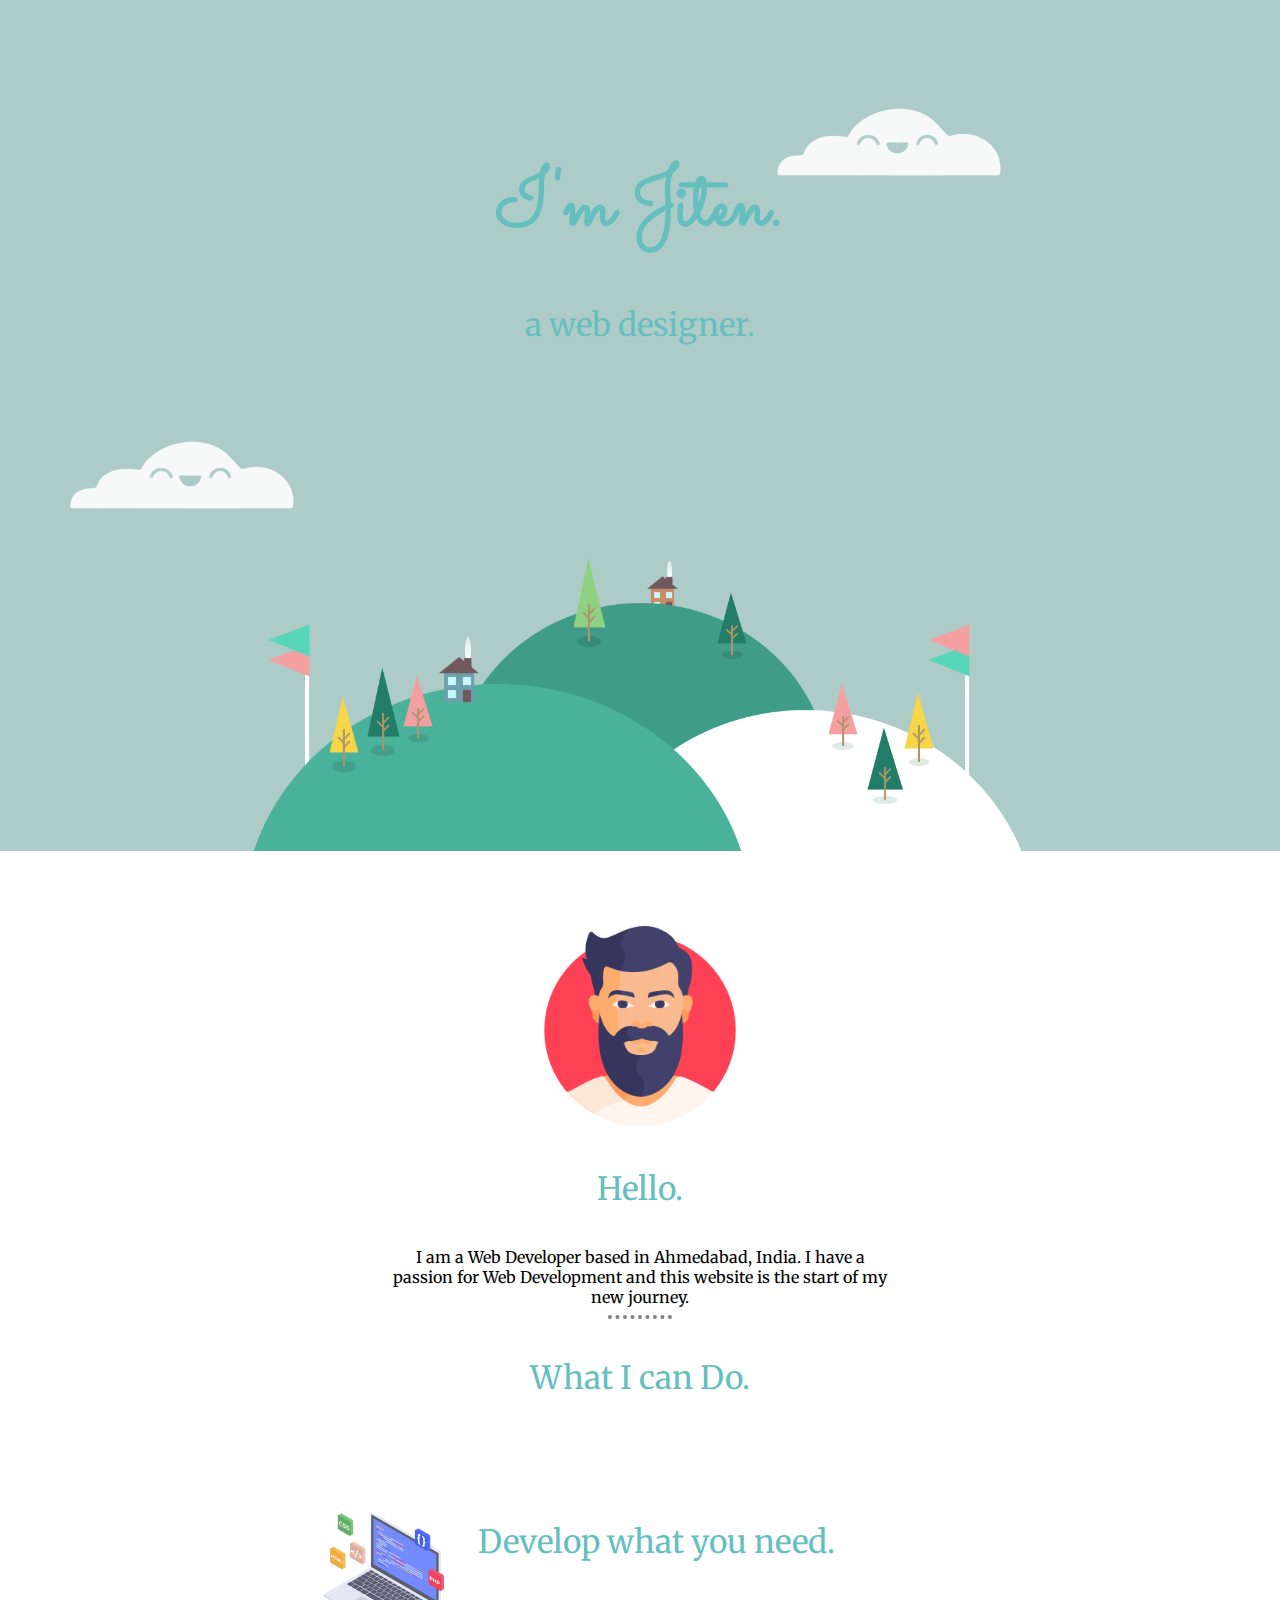
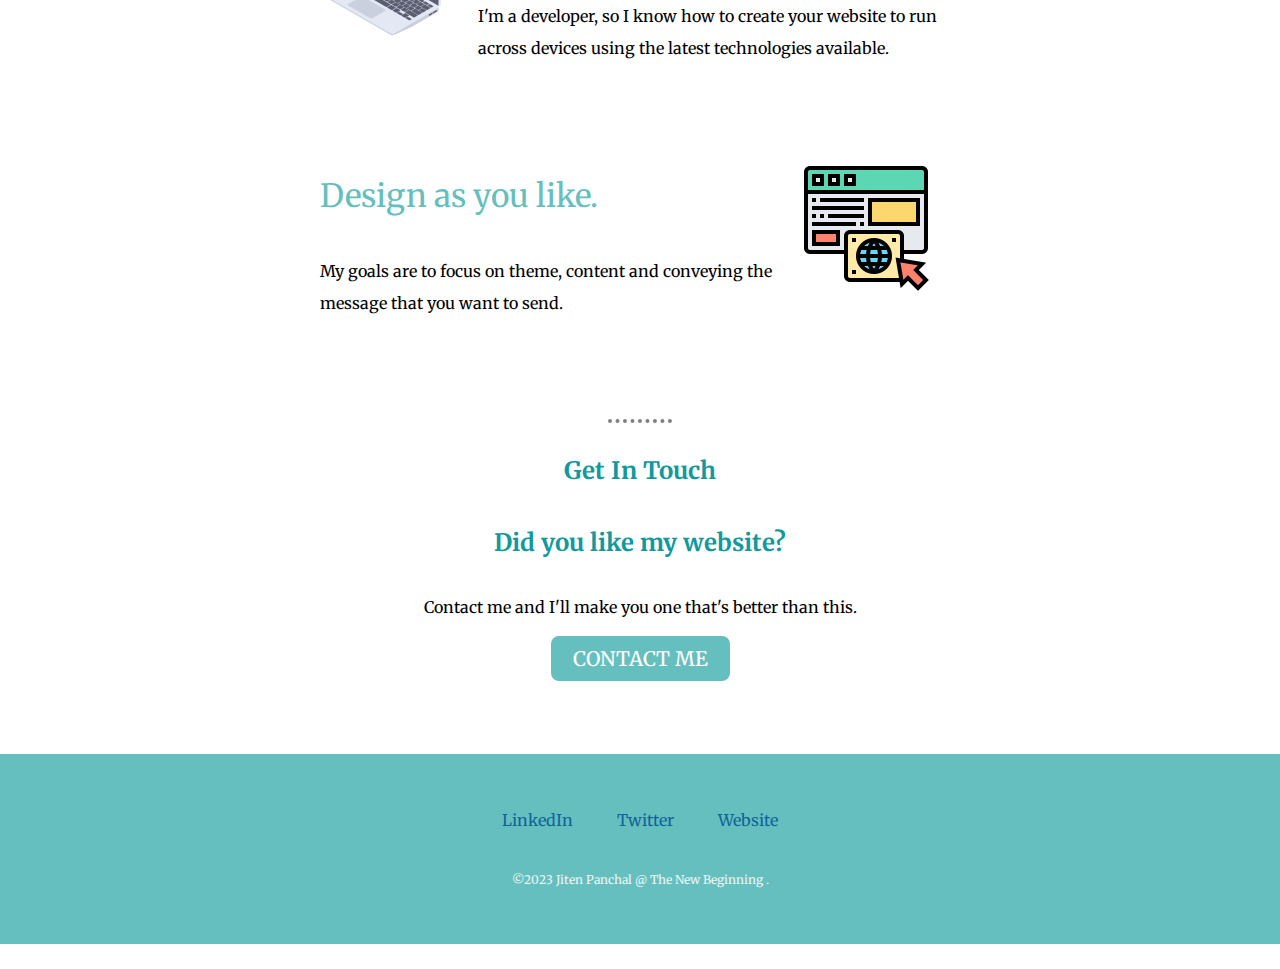
<file: index.html>
<!DOCTYPE html>
<html>

<head>

    <title>JITEN'S_SITE</title>
    <link rel="stylesheet" href="styles.css">
    <link rel="preconnect" href="https://fonts.googleapis.com">
    <link rel="preconnect" href="https://fonts.gstatic.com" crossorigin>
    <link href="https://fonts.googleapis.com/css2?family=Merriweather&family=Montserrat&family=Sacramento&display=swap"
        rel="stylesheet">
    <link rel="icon" href="images/man.png">

</head>

<body>

    <div class="top-container">
        <img class="imgbox" src="images/Screenshot_2023-03-16_220306-removebg-preview.png" alt="cloud">
        <h1>I'm Jiten.</h1>
        <div>
            <h2>a web designer.</h2>
            <img class="imgbox2" src="images/Screenshot_2023-03-16_220306-removebg-preview.png">
        </div>


        <img class="image" src="images/land (2).png" alt="Screenshot">
    </div>
    <div class="middle-container">
        <div class="profile">
            <img class="myself" src="images/man.png" alt="myself">
            <h2>Hello.</h2>
            <p class="intro">I am a Web Developer based in Ahmedabad, India. I have a passion for Web Development and
                this website is the start of my new journey.</p>
        </div>
        <hr>
        <div class="skills">
            <h2>What I can Do.</h2>
            <div class="skill-row">
                <img class="skill-img1" src="images/web-development.png" alt="Web Development-img">
                <h2>Develop what you need.</h2>
                <p>I'm a developer, so I know how to create your website to run across devices using the latest
                    technologies available.</p>
            </div>
            <div class="skill">
                <img class="skill-img2" src="images/website.png" alt="Website-img">
                <h2>Design as you like.</h2>
                <p>My goals are to focus on theme, content and conveying the message that you want to send.</p>
            </div>
            <hr>
            <div class="contact-me">
                <h3>Get In Touch</h3>
                <h3>Did you like my website?</h3>
                <p>Contact me and I'll make you one that's better than this.</p>
                <a class="btn" href="mailto:jit200467@gmail.com">CONTACT ME</a>
                <br>
            </div>
            <div class="bottom-container">

                <a class="footer-link" href="https://www.linkedin.com/">LinkedIn</a>
                <a class="footer-link" href="https://twitter.com/">Twitter</a>
                <a class="footer-link" href="https://jitenpanchal200467.github.io/Jiten-Panchal/">Website</a>
                <p class="copyright">©2023 Jiten Panchal @ The New Beginning .</p>
            </div>

</body>

</html>
</file>
<file: styles.css>
body{
    margin: 0;
    text-align: center;
    font-family: 'Merriweather', serif;
    
}
h1{
    margin: 0 auto 0 auto;
    font-family: 'Sacramento', cursive;
    font-size: 5em;
    color: #66BFBF;
}
h2{
    font-family: 'Merriweather', serif;
    font-size: 2em;
    line-height: 2;
    color: #66BFBF;
    font-weight: normal;
}
h3{
    font-family: 'Merriweather', serif;
    font-size: 1.5em;
    color: #11999E;
}
.top-container{
    background-color: #aeccc7;
    position: relative;
    padding-top: 150px;  
}
.middle-container{
    padding-top: 75px;
}
.bottom-container{
    padding: 50px 0 20px;
    background-color: #66BFBF;
}
.contact-me{
    padding-bottom: 75px;
}
.cloud1{
    position: absolute;
    right: 100px;
    top: 1px;
}
.cloud2{
    position: absolute;
    left: 100px;
    bottom: 265px;
}
.image{
    position: relative;
    height: 300px;
    vertical-align: middle;
    
}
.myself{
    height:200px ;
}
hr {
    background-color: white;
    border-style: none;
    border-top-style: dotted;
    border-color: grey;
    border-width: 4px;
    width: 5%;
  }
.image2{
    height:200px;
}
a{
    color: #0e6598;
    margin: 10px 20px;
    text-decoration: none;
}
a:hover{
    color: #EAF6F6;
}
.copyright{
    color: #EAF6F6;
    font-size: 0.75rem;
    padding: 20px 0;
}
.skill-row{
    width: 50%;
    margin: 100px auto 100px auto;
    text-align: left;
    
}
.skill-img1{
    width: 20%;
    float: left;
    margin-right: 30px;
}
.skill-img2{
    width: 20%;
    float: right;
    margin-right: 30px;
}
.skill{
    width: 50%;
    margin: 100px auto 100px auto;
    text-align: left;
    
}
.skills{
    padding-bottom: 25px;
    line-height: 2;
}
.intro{
    width: 40%;
    margin: auto;
}
.btn {
    -webkit-border-radius: 8;
    -moz-border-radius: 8;
    border-radius: 8px;
    font-family: 'Merriweather', serif;
    color: #ffffff;
    font-size: 20px;
    background: #66BFBF;
    padding: 10px 22px 10px 22px;
    text-decoration: none;
  }
  .btn:hover {
    background: #1de0e0;
    text-decoration: none;
  }
.imgbox{
    position: absolute;
    right: 100px;
    top: 1px;
    animation: animateUser 4s linear infinite;
    margin-right:100px;
    margin-top: 50pX;
}
.imgbox2{
    position: relative;
    right: 100px;
    top: 1px;
    animation: animateUser 4s linear infinite;
    margin-left: -700px;
}

@keyframes animateUser{
    50%{
        right: 30px;
      
    }
}
</file>
